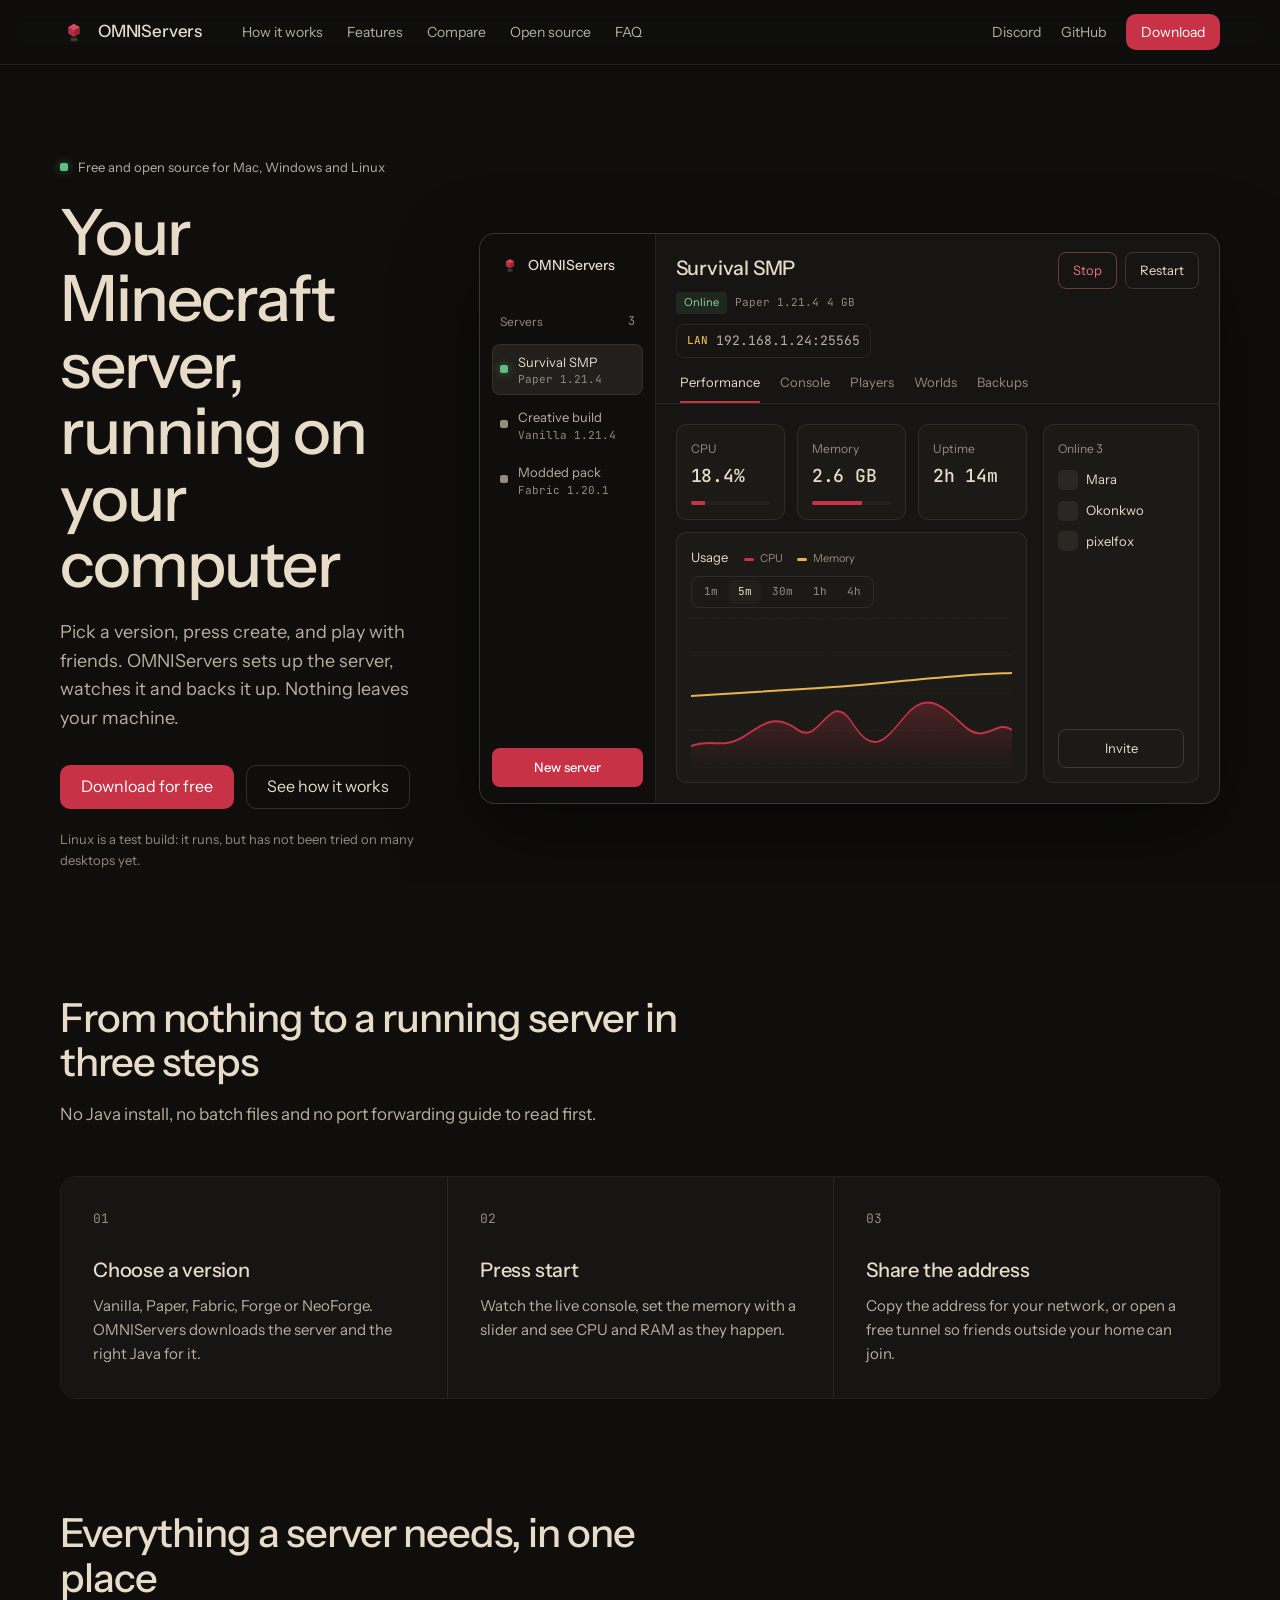
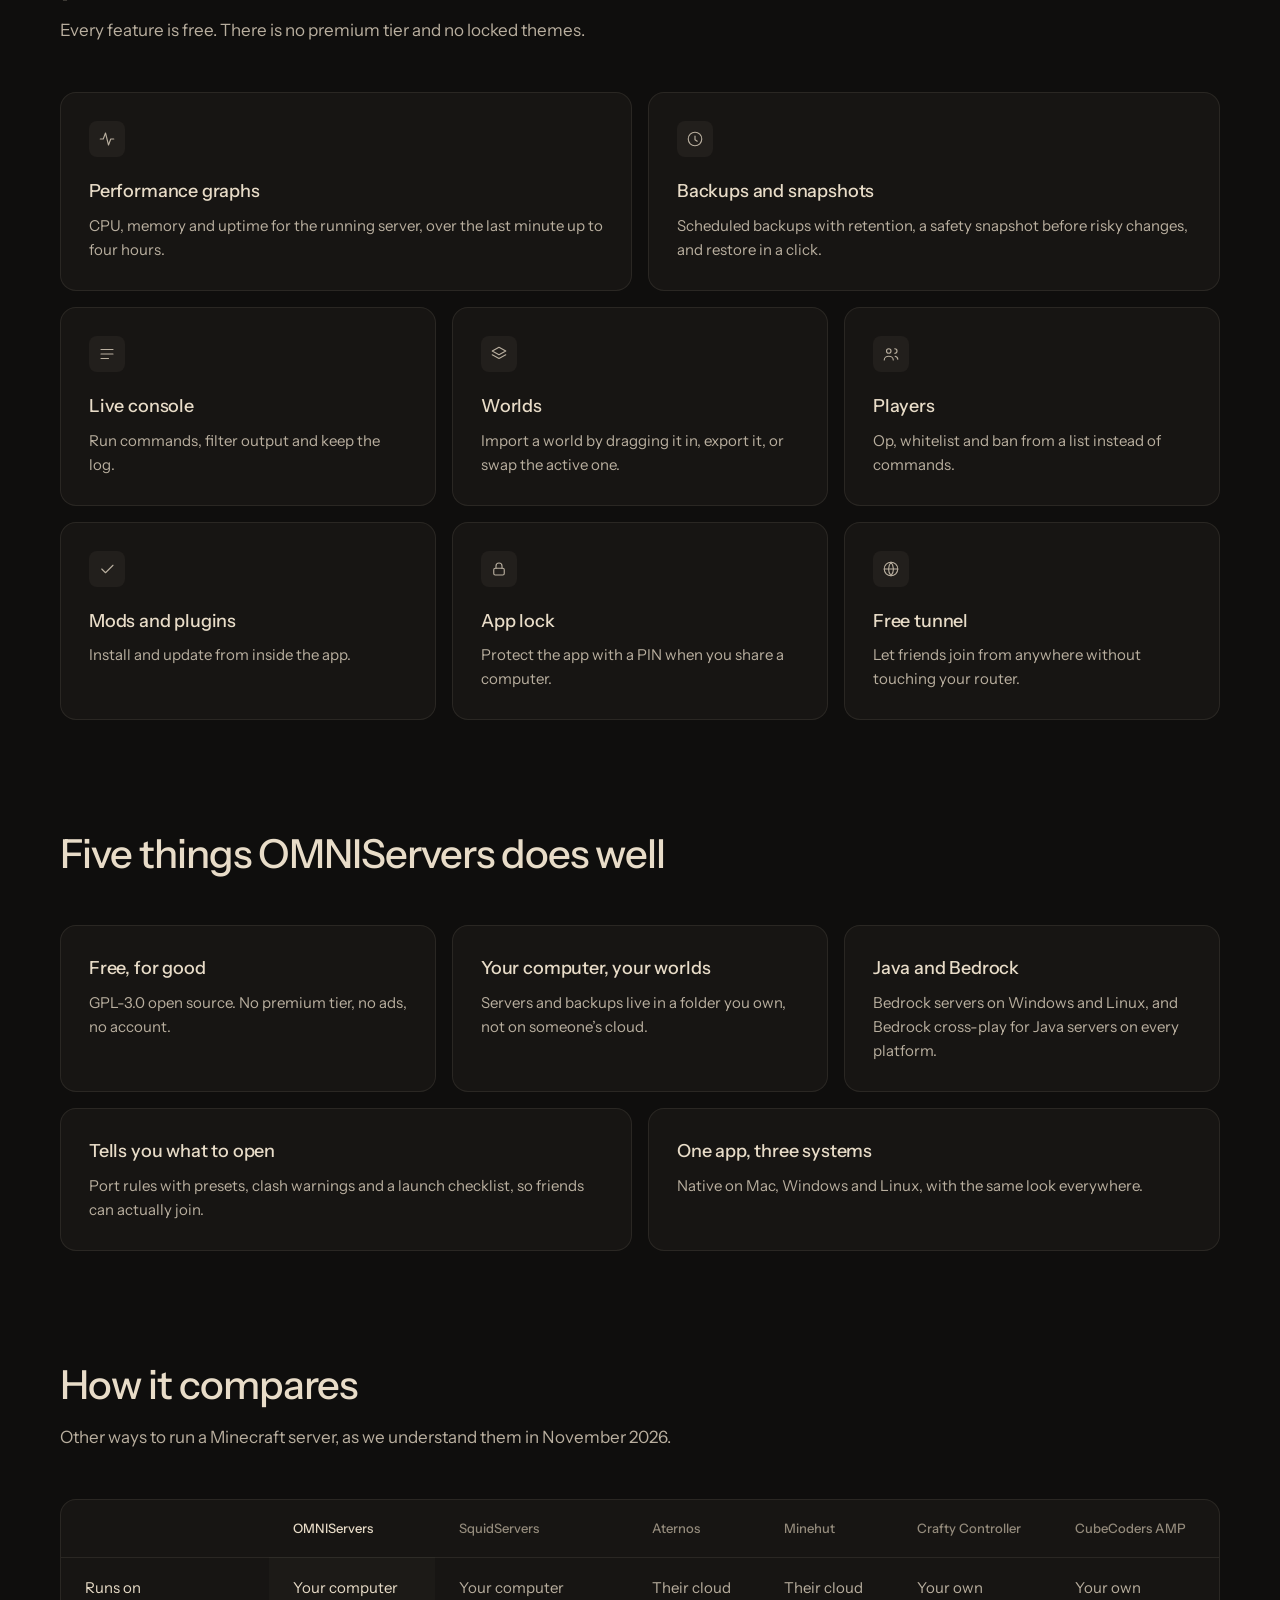
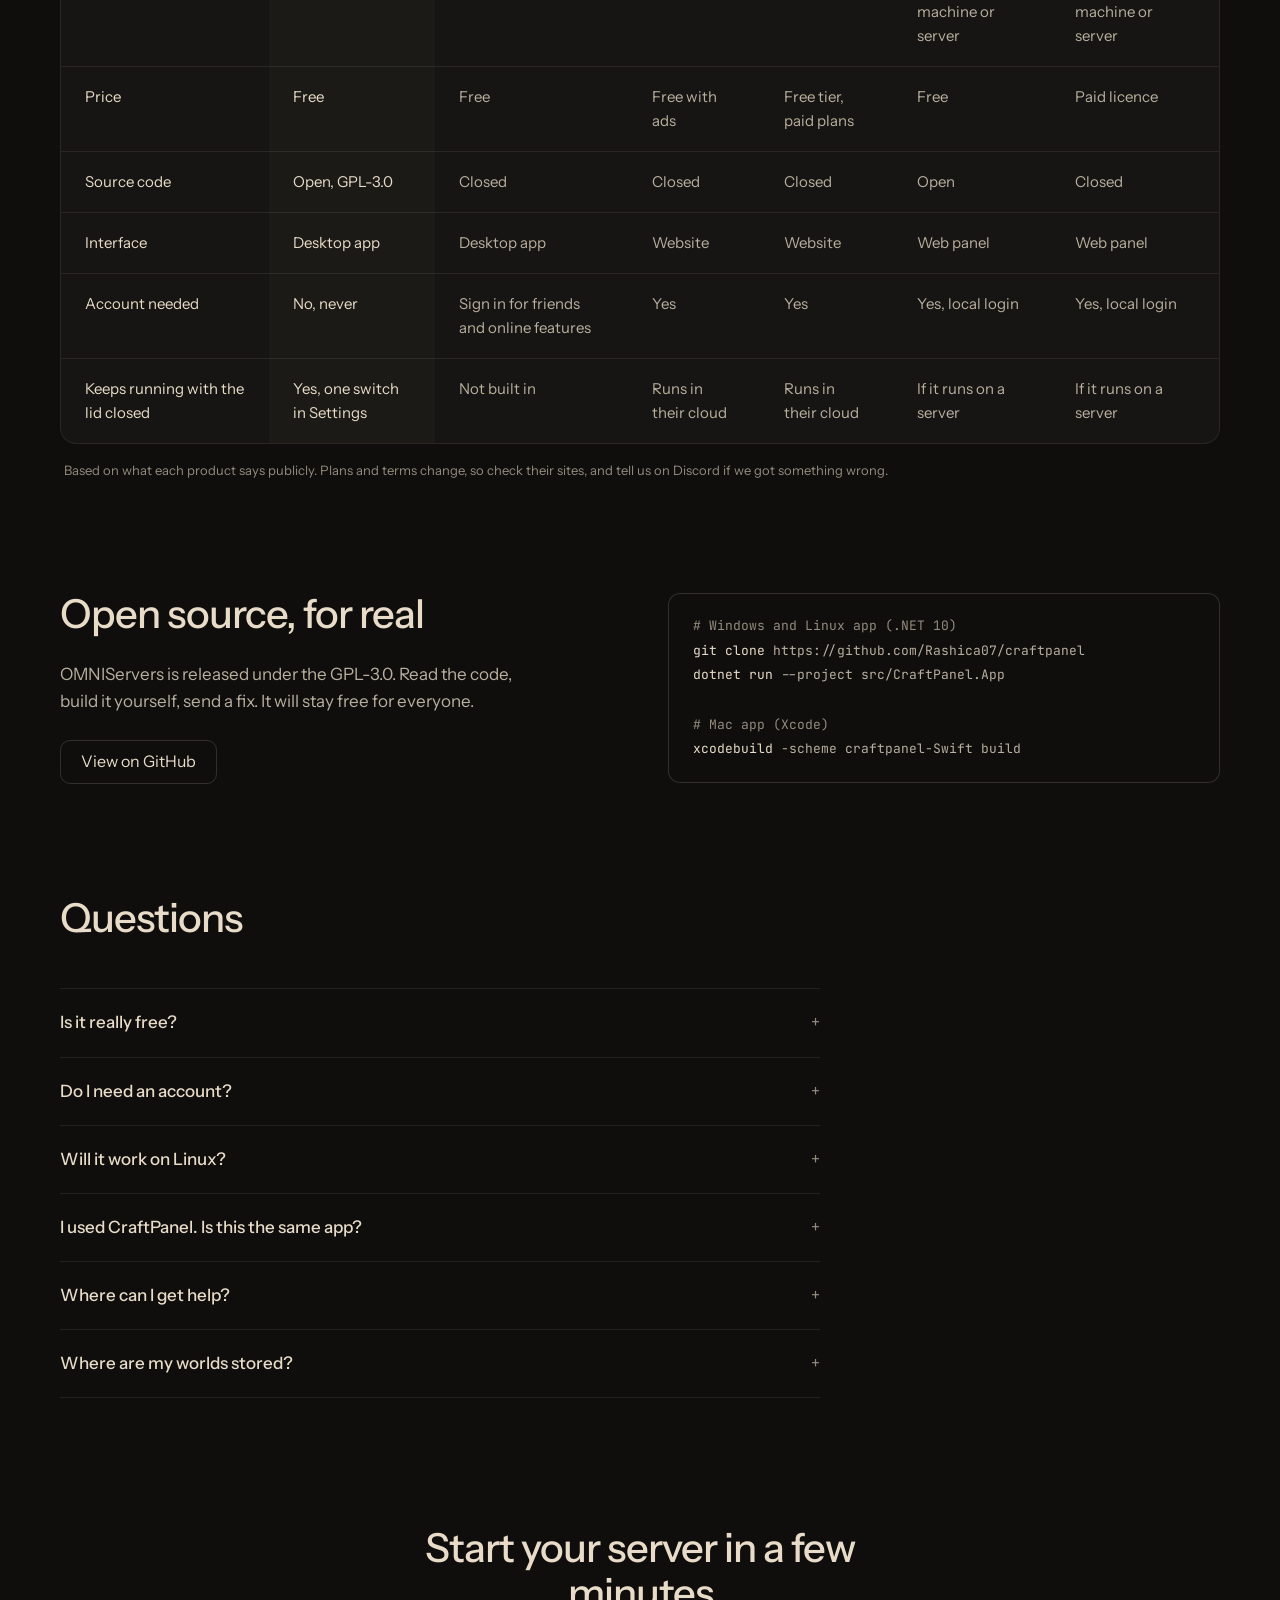
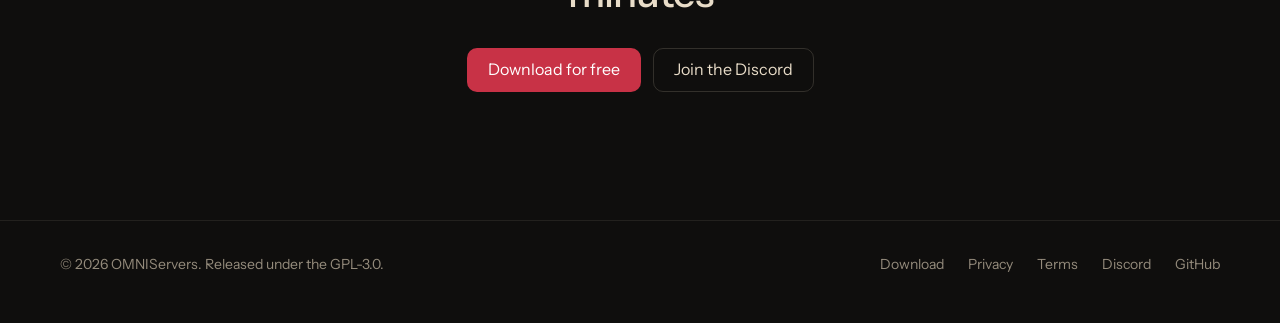
<file: index.html>
<!doctype html>
<html lang="en">
<head>
<meta charset="utf-8" />
<meta name="viewport" content="width=device-width, initial-scale=1" />
<title>OMNIServers: run Minecraft servers on your own computer</title>
<meta name="description" content="OMNIServers is a free, open source app for Mac, Windows and Linux that sets up, runs and backs up Minecraft servers on your own computer. No accounts, no premium tier." />
<link rel="canonical" href="https://omniservers.kiqa-dev.it/" />
<meta name="theme-color" content="#0f0e0d" />
<link rel="icon" type="image/svg+xml" href="favicon.svg" />
<link rel="icon" type="image/png" sizes="32x32" href="assets/icons/favicon-32.png" />
<link rel="apple-touch-icon" href="assets/icons/apple-touch-icon.png" />
<link rel="manifest" href="site.webmanifest" />
<meta property="og:title" content="OMNIServers" />
<meta property="og:description" content="Free, open source Minecraft server manager for Mac, Windows and Linux." />
<meta property="og:image" content="https://omniservers.kiqa-dev.it/assets/icons/icon-512.png" />
<link rel="preconnect" href="https://fonts.googleapis.com" />
<link rel="preconnect" href="https://fonts.gstatic.com" crossorigin />
<link href="https://fonts.googleapis.com/css2?family=Instrument+Sans:wght@400;500&family=JetBrains+Mono:wght@400;500&display=swap" rel="stylesheet" />
<link rel="stylesheet" href="assets/styles.css" />
</head>
<body>

<header class="site-header">
  <div class="wrap nav">
    <a class="brand" href="index.html"><img src="assets/icons/mark.svg" alt="" />OMNIServers</a>
    <nav class="nav-links" aria-label="Main">
      <a href="#how">How it works</a>
      <a href="#features">Features</a>
      <a href="#compare-table">Compare</a>
      <a href="#open">Open source</a>
      <a href="#faq">FAQ</a>
    </nav>
    <div class="nav-end">
      <a class="quiet" href="https://discord.gg/SQwCjE38Jt" target="_blank" rel="noreferrer">Discord</a><a class="quiet" href="https://github.com/Rashica07/craftpanel" target="_blank" rel="noreferrer">GitHub</a>
      <a class="btn btn-primary btn-sm" href="downloads.html">Download</a>
    </div>
  </div>
</header>

<main>
<section class="hero" style="padding-top:88px">
  <div class="wrap">
    <div class="hero-grid">
      <div>
        <span class="eyebrow"><i class="status-block"></i>Free and open source for Mac, Windows and Linux</span>
        <h1>Your Minecraft server, running on your computer</h1>
        <p class="lead">Pick a version, press create, and play with friends. OMNIServers sets up the server, watches it and backs it up. Nothing leaves your machine.</p>
        <div class="cta">
          <a class="btn btn-primary" href="downloads.html">Download for free</a>
          <a class="btn btn-ghost" href="#how">See how it works</a>
        </div>
        <p class="fine">Linux is a test build: it runs, but has not been tried on many desktops yet.</p>
      </div>
      <div class="app" aria-label="OMNIServers app preview">
        <div class="app-side">
          <div class="app-brand"><img src="assets/icons/mark.svg" alt="" />OMNIServers</div>
          <div class="app-label"><span>Servers</span><span class="mono">3</span></div>
          <div class="app-row active"><i class="status-block"></i><span>Survival SMP<small class="mono">Paper 1.21.4</small></span></div>
          <div class="app-row"><i class="status-block off"></i><span>Creative build<small class="mono">Vanilla 1.21.4</small></span></div>
          <div class="app-row"><i class="status-block off"></i><span>Modded pack<small class="mono">Fabric 1.20.1</small></span></div>
          <div class="app-new">New server</div>
        </div>
        <div class="app-main">
          <div class="app-head">
            <div>
              <div class="app-title">Survival SMP</div>
              <div class="tags"><span class="tag">Online</span><span class="mono">Paper 1.21.4</span><span class="mono">4 GB</span></div>
              <div class="addr mono"><b>LAN</b>192.168.1.24:25565</div>
            </div>
            <div class="app-actions"><span class="pill stop">Stop</span><span class="pill">Restart</span></div>
          </div>
          <div class="app-tabs"><span class="on">Performance</span><span>Console</span><span>Players</span><span>Worlds</span><span>Backups</span></div>
          <div class="app-body">
            <div class="tiles">
              <div class="tile"><div class="k">CPU</div><div class="v mono">18.4%</div><div class="bar"><i style="width:18%"></i></div></div>
              <div class="tile"><div class="k">Memory</div><div class="v mono">2.6 GB</div><div class="bar"><i style="width:64%"></i></div></div>
              <div class="tile"><div class="k">Uptime</div><div class="v mono">2h 14m</div></div>
              <div class="graph">
                <div class="graph-head"><div>Usage<span class="legend"><span><i style="background:#c83246"></i>CPU</span><span><i style="background:#e8b44f"></i>Memory</span></span></div><div class="ranges mono"><span>1m</span><span class="on">5m</span><span>30m</span><span>1h</span><span>4h</span></div></div>
                <svg viewBox="0 0 600 150" preserveAspectRatio="none" aria-hidden="true">
                  <g stroke="rgba(232,220,200,0.09)" stroke-dasharray="2 4"><line x1="0" y1="0.5" x2="600" y2="0.5"/><line x1="0" y1="37.5" x2="600" y2="37.5"/><line x1="0" y1="75" x2="600" y2="75"/><line x1="0" y1="112.5" x2="600" y2="112.5"/><line x1="0" y1="149.5" x2="600" y2="149.5"/></g>
                  <defs><linearGradient id="g" x1="0" y1="0" x2="0" y2="1"><stop offset="0" stop-color="#c83246" stop-opacity=".28"/><stop offset="1" stop-color="#c83246" stop-opacity="0"/></linearGradient></defs>
                  <path d="M0 128 C40 120 60 132 100 118 S160 96 200 112 S260 70 300 104 S360 124 400 98 S470 88 510 108 S570 100 600 112 L600 150 L0 150Z" fill="url(#g)"/>
                  <path d="M0 128 C40 120 60 132 100 118 S160 96 200 112 S260 70 300 104 S360 124 400 98 S470 88 510 108 S570 100 600 112" fill="none" stroke="#c83246" stroke-width="2" stroke-linecap="round"/>
                  <path d="M0 78 C80 76 160 72 240 70 S400 62 500 58 S570 56 600 55" fill="none" stroke="#e8b44f" stroke-width="2" stroke-linecap="round"/>
                </svg>
              </div>
            </div>
            <div class="players">
              <div class="k">Online <span class="mono">3</span></div>
              <div class="player"><i></i>Mara</div>
              <div class="player"><i></i>Okonkwo</div>
              <div class="player"><i></i>pixelfox</div>
              <div class="invite">Invite</div>
            </div>
          </div>
        </div>
      </div>
    </div>
  </div>
</section>

<section id="how">
  <div class="wrap">
    <div class="section-head">
      <h2>From nothing to a running server in three steps</h2>
      <p>No Java install, no batch files and no port forwarding guide to read first.</p>
    </div>
    <div class="steps">
      <div class="step"><div class="n mono">01</div><h3>Choose a version</h3><p>Vanilla, Paper, Fabric, Forge or NeoForge. OMNIServers downloads the server and the right Java for it.</p></div>
      <div class="step"><div class="n mono">02</div><h3>Press start</h3><p>Watch the live console, set the memory with a slider and see CPU and RAM as they happen.</p></div>
      <div class="step"><div class="n mono">03</div><h3>Share the address</h3><p>Copy the address for your network, or open a free tunnel so friends outside your home can join.</p></div>
    </div>
  </div>
</section>

<section id="features">
  <div class="wrap">
    <div class="section-head">
      <h2>Everything a server needs, in one place</h2>
      <p>Every feature is free. There is no premium tier and no locked themes.</p>
    </div>
    <div class="features">
      <div class="feature wide"><div class="icon"><svg viewBox="0 0 24 24"><path d="M3 12h4l3-8 4 16 3-8h4"/></svg></div><h3>Performance graphs</h3><p>CPU, memory and uptime for the running server, over the last minute up to four hours.</p></div>
      <div class="feature wide"><div class="icon"><svg viewBox="0 0 24 24"><path d="M12 8v5l3 2"/><circle cx="12" cy="12" r="9"/></svg></div><h3>Backups and snapshots</h3><p>Scheduled backups with retention, a safety snapshot before risky changes, and restore in a click.</p></div>
      <div class="feature"><div class="icon"><svg viewBox="0 0 24 24"><path d="M4 6h16M4 12h16M4 18h10"/></svg></div><h3>Live console</h3><p>Run commands, filter output and keep the log.</p></div>
      <div class="feature"><div class="icon"><svg viewBox="0 0 24 24"><path d="M12 3l9 5-9 5-9-5 9-5zM3 13l9 5 9-5"/></svg></div><h3>Worlds</h3><p>Import a world by dragging it in, export it, or swap the active one.</p></div>
      <div class="feature"><div class="icon"><svg viewBox="0 0 24 24"><circle cx="9" cy="8" r="3"/><path d="M3 20c0-3 3-5 6-5s6 2 6 5M17 11a3 3 0 100-6M21 19c0-2-1.5-3.5-3.5-4"/></svg></div><h3>Players</h3><p>Op, whitelist and ban from a list instead of commands.</p></div>
      <div class="feature"><div class="icon"><svg viewBox="0 0 24 24"><path d="M5 12l5 5L20 7"/></svg></div><h3>Mods and plugins</h3><p>Install and update from inside the app.</p></div>
      <div class="feature"><div class="icon"><svg viewBox="0 0 24 24"><rect x="5" y="11" width="14" height="9" rx="2"/><path d="M8 11V8a4 4 0 118 0v3"/></svg></div><h3>App lock</h3><p>Protect the app with a PIN when you share a computer.</p></div>
      <div class="feature"><div class="icon"><svg viewBox="0 0 24 24"><circle cx="12" cy="12" r="9"/><path d="M12 3a14 14 0 010 18M12 3a14 14 0 000 18M3 12h18"/></svg></div><h3>Free tunnel</h3><p>Let friends join from anywhere without touching your router.</p></div>
    </div>
  </div>
</section>

<section id="compare">
  <div class="wrap">
    <div class="section-head">
      <h2>Five things OMNIServers does well</h2>
    </div>
    <div class="features">
      <div class="feature"><h3>Free, for good</h3><p>GPL-3.0 open source. No premium tier, no ads, no account.</p></div>
      <div class="feature"><h3>Your computer, your worlds</h3><p>Servers and backups live in a folder you own, not on someone&rsquo;s cloud.</p></div>
      <div class="feature"><h3>Java and Bedrock</h3><p>Bedrock servers on Windows and Linux, and Bedrock cross-play for Java servers on every platform.</p></div>
      <div class="feature wide"><h3>Tells you what to open</h3><p>Port rules with presets, clash warnings and a launch checklist, so friends can actually join.</p></div>
      <div class="feature wide"><h3>One app, three systems</h3><p>Native on Mac, Windows and Linux, with the same look everywhere.</p></div>
    </div>
  </div>
</section>

<section id="compare-table">
  <div class="wrap">
    <div class="section-head">
      <h2>How it compares</h2>
      <p>Other ways to run a Minecraft server, as we understand them in November 2026.</p>
    </div>
    <div class="compare">
      <table>
        <thead><tr><th></th><th class="us">OMNIServers</th><th>SquidServers</th><th>Aternos</th><th>Minehut</th><th>Crafty Controller</th><th>CubeCoders AMP</th></tr></thead>
        <tbody>
          <tr><td>Runs on</td><td class="us">Your computer</td><td>Your computer</td><td>Their cloud</td><td>Their cloud</td><td>Your own machine or server</td><td>Your own machine or server</td></tr>
          <tr><td>Price</td><td class="us">Free</td><td>Free</td><td>Free with ads</td><td>Free tier, paid plans</td><td>Free</td><td>Paid licence</td></tr>
          <tr><td>Source code</td><td class="us">Open, GPL-3.0</td><td>Closed</td><td>Closed</td><td>Closed</td><td>Open</td><td>Closed</td></tr>
          <tr><td>Interface</td><td class="us">Desktop app</td><td>Desktop app</td><td>Website</td><td>Website</td><td>Web panel</td><td>Web panel</td></tr>
          <tr><td>Account needed</td><td class="us">No, never</td><td>Sign in for friends and online features</td><td>Yes</td><td>Yes</td><td>Yes, local login</td><td>Yes, local login</td></tr>
          <tr><td>Keeps running with the lid closed</td><td class="us">Yes, one switch in Settings</td><td>Not built in</td><td>Runs in their cloud</td><td>Runs in their cloud</td><td>If it runs on a server</td><td>If it runs on a server</td></tr>
        </tbody>
      </table>
    </div>
    <p class="footnote">Based on what each product says publicly. Plans and terms change, so check their sites, and tell us on Discord if we got something wrong.</p>
  </div>
</section>

<section id="open">
  <div class="wrap oss">
    <div>
      <div class="section-head" style="margin-bottom:24px">
        <h2>Open source, for real</h2>
      </div>
      <p>OMNIServers is released under the GPL-3.0. Read the code, build it yourself, send a fix. It will stay free for everyone.</p>
      <a class="btn btn-ghost" href="https://github.com/Rashica07/craftpanel" target="_blank" rel="noreferrer">View on GitHub</a>
    </div>
    <div class="terminal mono" aria-label="Build from source">
      <span class="c"># Windows and Linux app (.NET 10)</span><br />
      <b>git clone</b> https://github.com/Rashica07/craftpanel<br />
      <b>dotnet run</b> --project src/CraftPanel.App<br /><br />
      <span class="c"># Mac app (Xcode)</span><br />
      <b>xcodebuild</b> -scheme craftpanel-Swift build
    </div>
  </div>
</section>

<section id="faq">
  <div class="wrap">
    <div class="section-head"><h2>Questions</h2></div>
    <div class="faq">
      <details><summary>Is it really free?</summary><p>Yes. Every feature and every theme is included. There is no premium tier, no trial and no key to enter.</p></details>
      <details><summary>Do I need an account?</summary><p>No. OMNIServers runs on your computer and does not ask you to sign up for anything.</p></details>
      <details><summary>Will it work on Linux?</summary><p>Yes, there is a Linux test build for x64 and ARM64 on the downloads page. It is newer than the Mac and Windows apps and has had less testing, and the tunnel and in-app updates are not in it yet.</p></details>
      <details><summary>I used CraftPanel. Is this the same app?</summary><p>Yes. CraftPanel is now called OMNIServers. Your servers, worlds and settings stay where they were and the app updates in place.</p></details>
      <details><summary>Where can I get help?</summary><p>Join the <a href="https://discord.gg/SQwCjE38Jt" style="color:var(--crimson-text)">Discord</a>. The invite never expires and you get the member role as soon as you join.</p></details>
      <details><summary>Where are my worlds stored?</summary><p>In a folder on your own computer. You can open it from the app at any time.</p></details>
    </div>
  </div>
</section>

<section class="final">
  <div class="wrap">
    <h2>Start your server in a few minutes</h2>
    <div class="cta"><a class="btn btn-primary" href="downloads.html">Download for free</a><a class="btn btn-ghost" href="https://discord.gg/SQwCjE38Jt" target="_blank" rel="noreferrer">Join the Discord</a></div>
  </div>
</section>
</main>

<footer>
  <div class="wrap foot">
    <span>&copy; 2026 OMNIServers. Released under the GPL-3.0.</span>
    <div class="links"><a href="downloads.html">Download</a><a href="privacy.html">Privacy</a><a href="tos.html">Terms</a><a href="https://discord.gg/SQwCjE38Jt" target="_blank" rel="noreferrer">Discord</a><a href="https://github.com/Rashica07/craftpanel" target="_blank" rel="noreferrer">GitHub</a></div>
  </div>
</footer>
</body>
</html>
</file>
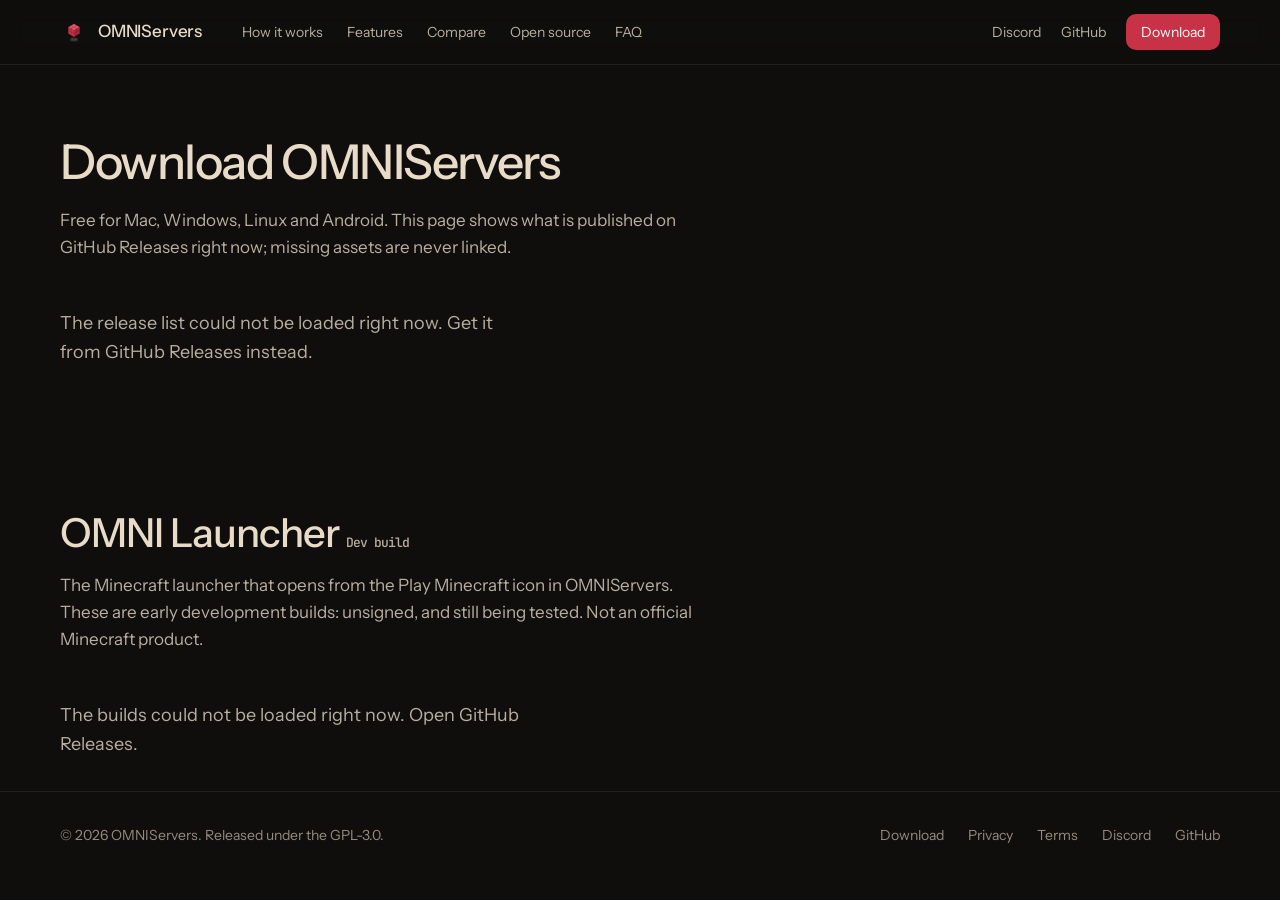
<file: downloads.html>
<!doctype html>
<html lang="en">
<head>
<meta charset="utf-8" />
<meta name="viewport" content="width=device-width, initial-scale=1" />
<title>Download OMNIServers</title>
<meta name="description" content="Download OMNIServers for Mac, Windows, Linux and Android. Free and open source, no account needed." />
<link rel="canonical" href="https://omniservers.kiqa-dev.it/downloads.html" />
<meta name="theme-color" content="#0f0e0d" />
<link rel="icon" type="image/svg+xml" href="favicon.svg" />
<link rel="icon" type="image/png" sizes="32x32" href="assets/icons/favicon-32.png" />
<link rel="apple-touch-icon" href="assets/icons/apple-touch-icon.png" />
<link rel="manifest" href="site.webmanifest" />
<link rel="preconnect" href="https://fonts.googleapis.com" />
<link rel="preconnect" href="https://fonts.gstatic.com" crossorigin />
<link href="https://fonts.googleapis.com/css2?family=Instrument+Sans:wght@400;500&family=JetBrains+Mono:wght@400;500&display=swap" rel="stylesheet" />
<link rel="stylesheet" href="assets/styles.css" />
</head>
<body>

<header class="site-header">
  <div class="wrap nav">
    <a class="brand" href="index.html"><img src="assets/icons/mark.svg" alt="" />OMNIServers</a>
    <nav class="nav-links" aria-label="Main">
      <a href="index.html#how">How it works</a>
      <a href="index.html#features">Features</a>
      <a href="index.html#compare">Compare</a>
      <a href="index.html#open">Open source</a>
      <a href="index.html#faq">FAQ</a>
    </nav>
    <div class="nav-end">
      <a class="quiet" href="https://discord.gg/SQwCjE38Jt" target="_blank" rel="noreferrer">Discord</a><a class="quiet" href="https://github.com/Rashica07/craftpanel" target="_blank" rel="noreferrer">GitHub</a>
      <a class="btn btn-primary btn-sm" href="downloads.html" aria-current="page">Download</a>
    </div>
  </div>
</header>

<main>
  <section style="padding-top:72px">
    <div class="wrap">
      <div class="section-head">
        <h1 style="font-size:clamp(32px,4vw,48px);margin-top:0">Download OMNIServers</h1>
        <p>Free for Mac, Windows, Linux and Android. This page shows what is published on GitHub Releases right now; missing assets are never linked.</p>
        <div id="version-pill-slot" style="margin-top:16px"></div>
      </div>
      <div id="dl-content">
        <div class="dl-grid" id="placeholder">
          <div class="dl"><h3>macOS</h3><p>Loading…</p></div>
          <div class="dl"><h3>Windows</h3><p>Loading…</p></div>
          <div class="dl"><h3>Linux</h3><p>Loading…</p></div>
          <div class="dl"><h3>Android</h3><p>Not published yet.</p></div>
        </div>
      </div>
    </div>
  </section>
  <section>
    <div class="wrap">
      <div class="section-head">
        <h2 style="margin-top:0">OMNI Launcher <span class="eyebrow mono">Dev build</span></h2>
        <p>The Minecraft launcher that opens from the Play Minecraft icon in OMNIServers. These are early development builds: unsigned, and still being tested. Not an official Minecraft product.</p>
      </div>
      <div id="launcher-content"><div class="dl-grid"><div class="dl"><h3>OMNI Launcher</h3><p>Loading…</p></div></div></div>
    </div>
  </section>
</main>

<footer>
  <div class="wrap foot">
    <span>&copy; 2026 OMNIServers. Released under the GPL-3.0.</span>
    <div class="links"><a href="downloads.html">Download</a><a href="privacy.html">Privacy</a><a href="tos.html">Terms</a><a href="https://discord.gg/SQwCjE38Jt" target="_blank" rel="noreferrer">Discord</a><a href="https://github.com/Rashica07/craftpanel" target="_blank" rel="noreferrer">GitHub</a></div>
  </div>
</footer>

<script>
(function () {
  var REPOS = ["Rashica07/craftpanel", "Rashica07/craftpanel-Android"];
  var CACHE_KEY = "omni_native_releases_v3";
  var CACHE_TTL_MS = 10 * 60 * 1000;
  var RELEASES_URL = "https://github.com/Rashica07/craftpanel/releases";

  function bytes(n) {
    if (!n) return "";
    var mb = n / (1024 * 1024);
    return mb >= 1000 ? (mb / 1024).toFixed(2) + " GB" : mb.toFixed(1) + " MB";
  }
  function findAsset(assets, test) {
    for (var i = 0; i < assets.length; i++) if (test(assets[i].name)) return assets[i];
    return null;
  }
  function el(tag, cls, html) {
    var e = document.createElement(tag);
    if (cls) e.className = cls;
    if (html !== undefined) e.innerHTML = html;
    return e;
  }
  function link(text, href, cls) {
    var a = el("a", cls || "", text);
    a.href = href; a.rel = "noreferrer";
    return a;
  }
  function newest(releases, prefix, allowPre) {
    for (var i = 0; i < releases.length; i++) {
      var r = releases[i];
      if (!r.draft && (allowPre || !r.prerelease) && r.tag_name.indexOf(prefix) === 0) return r;
    }
    return null;
  }
  function versionOf(r) { return r ? r.tag_name.replace(/^[a-z]+-v/, "") : ""; }
  function latestAsset(releases, test) {
    for (var i = 0; i < releases.length; i++) {
      var r = releases[i];
      if (r.draft || r.prerelease) continue;
      var asset = findAsset(r.assets || [], test);
      if (asset) return { release: r, asset: asset };
    }
    return { release: null, asset: null };
  }

  function card(title, release, asset, o) {
    var c = el("div", "dl");
    c.appendChild(el("h3", "", title));
    if (!asset) { c.appendChild(el("p", "", "Not published yet.")); return c; }
    c.appendChild(el("div", "ver mono", "Version " + versionOf(release) + " · " + bytes(asset.size)));
    c.appendChild(el("p", "", o.note));
    var row = el("div", "row");
    row.appendChild(link("Download", asset.browser_download_url, "btn " + (o.primary ? "btn-primary" : "btn-ghost")));
    if (o.alt) row.appendChild(link(o.altLabel, o.alt.browser_download_url, "btn btn-ghost"));
    c.appendChild(row);
    return c;
  }

  function render(releases) {
    // Search all published releases rather than assuming every platform is
    // uploaded to one tag. This supports the existing platform-specific tags
    // and future unified releases while never inventing a missing URL.
    var macArm = latestAsset(releases, function (n) { return /(?:AppleSilicon|aarch64|arm64).*\.dmg$/i.test(n); });
    var macIntel = latestAsset(releases, function (n) { return /(?:Intel|x86_64|x64).*\.dmg$/i.test(n); });
    var winX64 = latestAsset(releases, function (n) { return /win-(?:x64|x86_64)\.zip$/i.test(n); });
    var winArm = latestAsset(releases, function (n) { return /win-arm64\.zip$/i.test(n); });
    var linX64 = latestAsset(releases, function (n) { return /linux-(?:x64|x86_64)\.(?:tar\.gz|AppImage|deb)$/i.test(n); });
    var linArm = latestAsset(releases, function (n) { return /linux-arm64\.(?:tar\.gz|AppImage|deb)$/i.test(n); });
    var androidApk = latestAsset(releases, function (n) { return /\.apk$/i.test(n); });
    var androidAab = latestAsset(releases, function (n) { return /\.aab$/i.test(n); });
    var ua = navigator.userAgent, isMac = /Mac/.test(ua), isWin = /Win/.test(ua);

    var content = document.getElementById("dl-content");
    content.innerHTML = "";
    var grid = el("div", "dl-grid");
    grid.appendChild(card("macOS", macArm.release, macArm.asset, {
      primary: isMac, alt: macIntel.asset, altLabel: "Intel build",
      note: "Apple Silicon, macOS 15 or later. The first time, right-click the app and choose Open, because this build is not notarized yet."
    }));
    grid.appendChild(card("Windows", winX64.release, winX64.asset, {
      primary: isWin, alt: winArm.asset, altLabel: "ARM64 build",
      note: "Windows 10 or 11. Unzip and run the app, nothing to install. If SmartScreen warns, choose More info, then Run anyway, because the app is not code-signed yet."
    }));
    grid.appendChild(card("Linux", linX64.release, linX64.asset, {
      primary: /Linux/.test(ua) && !/Android/.test(ua), alt: linArm.asset, altLabel: "ARM64 build",
      note: "Test build. Unpack the archive and run ./omniservers. It has had little testing on real desktops, and the tunnel and in-app updates are not in it yet."
    }));
    grid.appendChild(card("Android", androidApk.release, androidApk.asset, {
      primary: /Android/.test(ua), alt: androidAab.asset, altLabel: "AAB bundle",
      note: "APK for direct installation. The AAB is intended for app-store distribution; neither proves local Minecraft/Paper hosting."
    }));
    content.appendChild(grid);
    content.appendChild(el("p", "footnote")).appendChild(link("All releases and checksums on GitHub", RELEASES_URL));

    var slot = document.getElementById("version-pill-slot");
    slot.innerHTML = "";
    var parts = [];
    if (macArm.release) parts.push("Mac " + versionOf(macArm.release));
    if (winX64.release) parts.push("Windows " + versionOf(winX64.release));
    if (linX64.release) parts.push("Linux " + versionOf(linX64.release));
    if (androidApk.release) parts.push("Android " + versionOf(androidApk.release));
    if (parts.length) slot.appendChild(el("span", "eyebrow mono", '<i class="status-block"></i>' + parts.join(" · ")));
  }

  function fallback() {
    var content = document.getElementById("dl-content");
    content.innerHTML = "";
    var p = el("p", "lead", "The release list could not be loaded right now. ");
    p.appendChild(link("Get it from GitHub Releases instead.", RELEASES_URL));
    content.appendChild(p);
  }

  function fromCache() {
    try {
      var raw = sessionStorage.getItem(CACHE_KEY);
      if (!raw) return null;
      var p = JSON.parse(raw);
      return Date.now() - p.at > CACHE_TTL_MS ? null : p.releases;
    } catch (e) { return null; }
  }
  function toCache(r) { try { sessionStorage.setItem(CACHE_KEY, JSON.stringify({ at: Date.now(), releases: r })); } catch (e) {} }

  var cached = fromCache();
  if (cached) render(cached);
  Promise.all(REPOS.map(function (repo) {
    return fetch("https://api.github.com/repos/" + repo + "/releases?per_page=30", { headers: { Accept: "application/vnd.github+json" } })
      .then(function (r) { if (!r.ok) throw new Error(repo + " returned " + r.status); return r.json(); });
  }))
    .then(function (groups) {
      var releases = [];
      groups.forEach(function (group) { releases = releases.concat(group); });
      releases.sort(function (a, b) { return new Date(b.published_at || b.created_at) - new Date(a.published_at || a.created_at); });
      toCache(releases);
      render(releases);
    })
    .catch(function (err) { if (!cached) fallback(); console.warn("OMNIServers downloads: release fetch failed", err); });
})();

(function () {
  var REPO = "Rashica07/omni-launcher";
  var box = document.getElementById("launcher-content");
  function el(tag, cls, html) { var e = document.createElement(tag); if (cls) e.className = cls; if (html !== undefined) e.innerHTML = html; return e; }
  function mb(n) { return (n / 1048576).toFixed(1) + " MB"; }
  var PLATFORMS = [
    ["macOS", /macos-arm64\.zip$/i, "Apple Silicon, macOS 12 or later. Right-click the app and choose Open the first time: it is not notarized."],
    ["Windows", /windows-x64\.zip$/i, "Windows 10 or 11, 64-bit. Unzip and run. SmartScreen may warn because the build is not code-signed."],
    ["Linux", /linux-x64\.tar\.gz$/i, "64-bit. Unpack the archive and run ./omni-launcher."]
  ];
  function fail() { box.innerHTML = ""; var p = el("p", "lead", "The builds could not be loaded right now. "); var a = el("a", "", "Open GitHub Releases."); a.href = "https://github.com/" + REPO + "/releases"; a.rel = "noreferrer"; p.appendChild(a); box.appendChild(p); }
  fetch("https://api.github.com/repos/" + REPO + "/releases?per_page=10", { headers: { Accept: "application/vnd.github+json" } })
    .then(function (r) { if (!r.ok) throw new Error(r.status); return r.json(); })
    .then(function (releases) {
      var live = releases.filter(function (r) { return !r.draft; });
      var grid = el("div", "dl-grid");
      PLATFORMS.forEach(function (p) {
        var c = el("div", "dl"); c.appendChild(el("h3", "", p[0]));
        var hit = null;
        live.some(function (r) { return (r.assets || []).some(function (a) { if (p[1].test(a.name)) { hit = { r: r, a: a }; return true; } }); });
        if (!hit) { c.appendChild(el("p", "", "Not published yet.")); grid.appendChild(c); return; }
        c.appendChild(el("div", "ver mono", hit.r.tag_name.replace(/^omni-launcher-v/, "") + " (dev) · " + mb(hit.a.size)));
        c.appendChild(el("p", "", p[2]));
        var row = el("div", "row"); var a = el("a", "btn btn-ghost", "Download"); a.href = hit.a.browser_download_url; a.rel = "noreferrer"; row.appendChild(a); c.appendChild(row);
        grid.appendChild(c);
      });
      box.innerHTML = ""; box.appendChild(grid);
    })
    .catch(fail);
})();
</script>
</body>
</html>
</file>
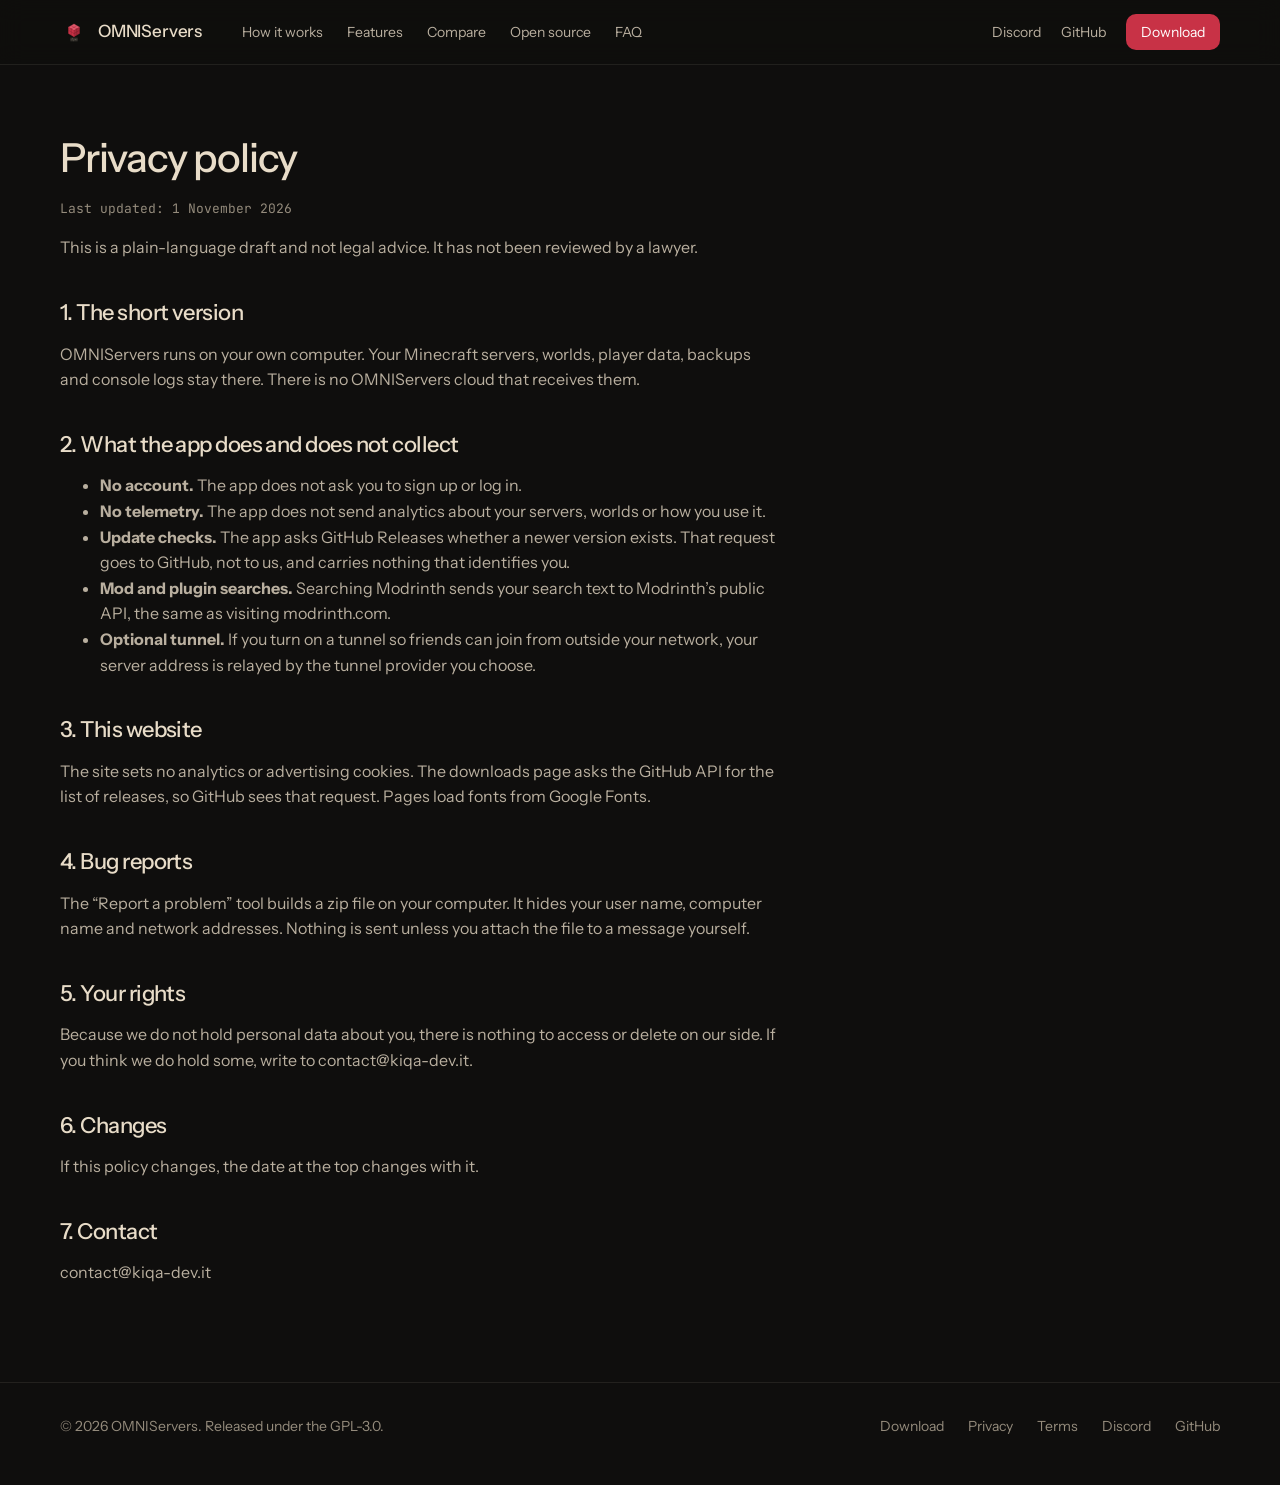
<file: privacy.html>
<!doctype html>
<html lang="en">
<head>
<meta charset="utf-8" />
<meta name="viewport" content="width=device-width, initial-scale=1" />
<title>Privacy policy | OMNIServers</title>
<meta name="description" content="How OMNIServers handles your data: it stays on your computer." />
<link rel="canonical" href="https://omniservers.kiqa-dev.it/privacy.html" />
<meta name="theme-color" content="#0f0e0d" />
<link rel="icon" type="image/svg+xml" href="favicon.svg" />
<link rel="icon" type="image/png" sizes="32x32" href="assets/icons/favicon-32.png" />
<link rel="apple-touch-icon" href="assets/icons/apple-touch-icon.png" />
<link rel="manifest" href="site.webmanifest" />
<link rel="preconnect" href="https://fonts.googleapis.com" />
<link rel="preconnect" href="https://fonts.gstatic.com" crossorigin />
<link href="https://fonts.googleapis.com/css2?family=Instrument+Sans:wght@400;500&family=JetBrains+Mono:wght@400;500&display=swap" rel="stylesheet" />
<link rel="stylesheet" href="assets/styles.css" />
</head>
<body>
<header class="site-header">
  <div class="wrap nav">
    <a class="brand" href="index.html"><img src="assets/icons/mark.svg" alt="" />OMNIServers</a>
    <nav class="nav-links" aria-label="Main">
      <a href="index.html#how">How it works</a><a href="index.html#features">Features</a><a href="index.html#compare">Compare</a><a href="index.html#open">Open source</a><a href="index.html#faq">FAQ</a>
    </nav>
    <div class="nav-end">
      <a class="quiet" href="https://discord.gg/SQwCjE38Jt" target="_blank" rel="noreferrer">Discord</a><a class="quiet" href="https://github.com/Rashica07/craftpanel" target="_blank" rel="noreferrer">GitHub</a>
      <a class="btn btn-primary btn-sm" href="downloads.html">Download</a>
    </div>
  </div>
</header>
<main>
  <div class="wrap">
    <div class="prose">
      <h1>Privacy policy</h1>
      <p class="mono" style="font-size:13px;color:var(--ink-3)">Last updated: 1 November 2026</p>
      <p>This is a plain-language draft and not legal advice. It has not been reviewed by a lawyer.</p>
      <h2>1. The short version</h2>
      <p>OMNIServers runs on your own computer. Your Minecraft servers, worlds, player data, backups and console logs stay there. There is no OMNIServers cloud that receives them.</p>
      <h2>2. What the app does and does not collect</h2>
      <ul>
        <li><strong>No account.</strong> The app does not ask you to sign up or log in.</li>
        <li><strong>No telemetry.</strong> The app does not send analytics about your servers, worlds or how you use it.</li>
        <li><strong>Update checks.</strong> The app asks GitHub Releases whether a newer version exists. That request goes to GitHub, not to us, and carries nothing that identifies you.</li>
        <li><strong>Mod and plugin searches.</strong> Searching Modrinth sends your search text to Modrinth&rsquo;s public API, the same as visiting modrinth.com.</li>
        <li><strong>Optional tunnel.</strong> If you turn on a tunnel so friends can join from outside your network, your server address is relayed by the tunnel provider you choose.</li>
      </ul>
      <h2>3. This website</h2>
      <p>The site sets no analytics or advertising cookies. The downloads page asks the GitHub API for the list of releases, so GitHub sees that request. Pages load fonts from Google Fonts.</p>
      <h2>4. Bug reports</h2>
      <p>The &ldquo;Report a problem&rdquo; tool builds a zip file on your computer. It hides your user name, computer name and network addresses. Nothing is sent unless you attach the file to a message yourself.</p>
      <h2>5. Your rights</h2>
      <p>Because we do not hold personal data about you, there is nothing to access or delete on our side. If you think we do hold some, write to <a href="mailto:contact@kiqa-dev.it">contact@kiqa-dev.it</a>.</p>
      <h2>6. Changes</h2>
      <p>If this policy changes, the date at the top changes with it.</p>
      <h2>7. Contact</h2>
      <p><a href="mailto:contact@kiqa-dev.it">contact@kiqa-dev.it</a></p>
    </div>
  </div>
</main>
<footer style="margin-top:96px">
  <div class="wrap foot">
    <span>&copy; 2026 OMNIServers. Released under the GPL-3.0.</span>
    <div class="links"><a href="downloads.html">Download</a><a href="privacy.html">Privacy</a><a href="tos.html">Terms</a><a href="https://discord.gg/SQwCjE38Jt" target="_blank" rel="noreferrer">Discord</a><a href="https://github.com/Rashica07/craftpanel" target="_blank" rel="noreferrer">GitHub</a></div>
  </div>
</footer>
</body>
</html>
</file>
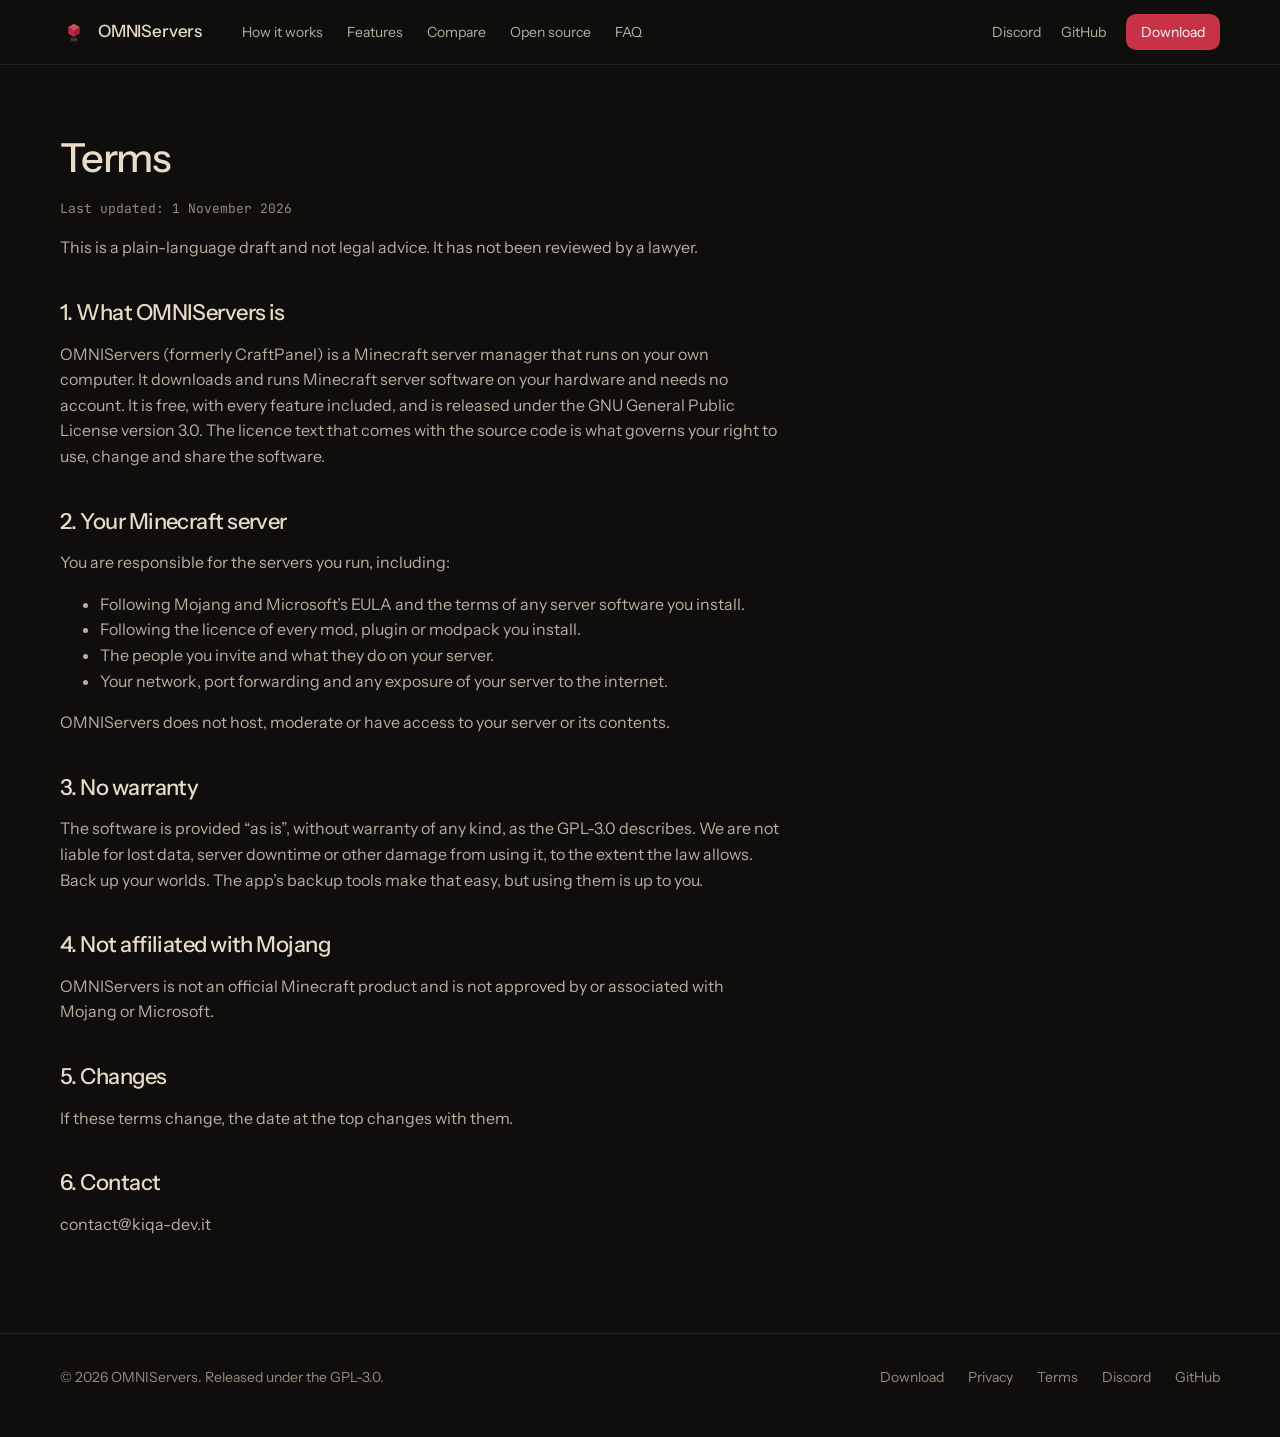
<file: tos.html>
<!doctype html>
<html lang="en">
<head>
<meta charset="utf-8" />
<meta name="viewport" content="width=device-width, initial-scale=1" />
<title>Terms | OMNIServers</title>
<meta name="description" content="Terms of use for OMNIServers." />
<link rel="canonical" href="https://omniservers.kiqa-dev.it/tos.html" />
<meta name="theme-color" content="#0f0e0d" />
<link rel="icon" type="image/svg+xml" href="favicon.svg" />
<link rel="icon" type="image/png" sizes="32x32" href="assets/icons/favicon-32.png" />
<link rel="apple-touch-icon" href="assets/icons/apple-touch-icon.png" />
<link rel="manifest" href="site.webmanifest" />
<link rel="preconnect" href="https://fonts.googleapis.com" />
<link rel="preconnect" href="https://fonts.gstatic.com" crossorigin />
<link href="https://fonts.googleapis.com/css2?family=Instrument+Sans:wght@400;500&family=JetBrains+Mono:wght@400;500&display=swap" rel="stylesheet" />
<link rel="stylesheet" href="assets/styles.css" />
</head>
<body>
<header class="site-header">
  <div class="wrap nav">
    <a class="brand" href="index.html"><img src="assets/icons/mark.svg" alt="" />OMNIServers</a>
    <nav class="nav-links" aria-label="Main">
      <a href="index.html#how">How it works</a><a href="index.html#features">Features</a><a href="index.html#compare">Compare</a><a href="index.html#open">Open source</a><a href="index.html#faq">FAQ</a>
    </nav>
    <div class="nav-end">
      <a class="quiet" href="https://discord.gg/SQwCjE38Jt" target="_blank" rel="noreferrer">Discord</a><a class="quiet" href="https://github.com/Rashica07/craftpanel" target="_blank" rel="noreferrer">GitHub</a>
      <a class="btn btn-primary btn-sm" href="downloads.html">Download</a>
    </div>
  </div>
</header>
<main>
  <div class="wrap">
    <div class="prose">
      <h1>Terms</h1>
      <p class="mono" style="font-size:13px;color:var(--ink-3)">Last updated: 1 November 2026</p>
      <p>This is a plain-language draft and not legal advice. It has not been reviewed by a lawyer.</p>
      <h2>1. What OMNIServers is</h2>
      <p>OMNIServers (formerly CraftPanel) is a Minecraft server manager that runs on your own computer. It downloads and runs Minecraft server software on your hardware and needs no account. It is free, with every feature included, and is released under the GNU General Public License version 3.0. The licence text that comes with the source code is what governs your right to use, change and share the software.</p>
      <h2>2. Your Minecraft server</h2>
      <p>You are responsible for the servers you run, including:</p>
      <ul>
        <li>Following Mojang and Microsoft&rsquo;s EULA and the terms of any server software you install.</li>
        <li>Following the licence of every mod, plugin or modpack you install.</li>
        <li>The people you invite and what they do on your server.</li>
        <li>Your network, port forwarding and any exposure of your server to the internet.</li>
      </ul>
      <p>OMNIServers does not host, moderate or have access to your server or its contents.</p>
      <h2>3. No warranty</h2>
      <p>The software is provided &ldquo;as is&rdquo;, without warranty of any kind, as the GPL-3.0 describes. We are not liable for lost data, server downtime or other damage from using it, to the extent the law allows. Back up your worlds. The app&rsquo;s backup tools make that easy, but using them is up to you.</p>
      <h2>4. Not affiliated with Mojang</h2>
      <p>OMNIServers is not an official Minecraft product and is not approved by or associated with Mojang or Microsoft.</p>
      <h2>5. Changes</h2>
      <p>If these terms change, the date at the top changes with them.</p>
      <h2>6. Contact</h2>
      <p><a href="mailto:contact@kiqa-dev.it">contact@kiqa-dev.it</a></p>
    </div>
  </div>
</main>
<footer style="margin-top:96px">
  <div class="wrap foot">
    <span>&copy; 2026 OMNIServers. Released under the GPL-3.0.</span>
    <div class="links"><a href="downloads.html">Download</a><a href="privacy.html">Privacy</a><a href="tos.html">Terms</a><a href="https://discord.gg/SQwCjE38Jt" target="_blank" rel="noreferrer">Discord</a><a href="https://github.com/Rashica07/craftpanel" target="_blank" rel="noreferrer">GitHub</a></div>
  </div>
</footer>
</body>
</html>
</file>
<file: assets/styles.css>
/* OMNIServers site. Tokens come from the OMNI app: warm near-black, ivory ink, Imperial Crimson for the one action, Solar Gold as a rare highlight. */
:root {
  --bg: #0f0e0d;
  --surface: #171513;
  --surface-2: #1c1a17;
  --surface-3: #221f1c;
  --line: rgba(232, 220, 200, 0.09);
  --line-strong: rgba(232, 220, 200, 0.16);
  --ink: #e8dcc8;
  --ink-2: #b9af9f;
  --ink-3: #948b7c;
  --crimson: #c83246;
  --crimson-hover: #d94459;
  --crimson-text: #f0707f;
  --gold: #e8b44f;
  --ok: #5fbf7f;
  --radius: 12px;
  --ease: cubic-bezier(0.2, 0, 0, 1);
  color-scheme: dark;
}

* { box-sizing: border-box; }
html { scroll-behavior: smooth; }
body {
  margin: 0;
  background: var(--bg);
  color: var(--ink);
  font: 400 16px/1.6 "Instrument Sans", system-ui, -apple-system, "Segoe UI", sans-serif;
  -webkit-font-smoothing: antialiased;
}
a { color: inherit; text-decoration: none; }
img, svg { display: block; max-width: 100%; }
.mono { font-family: "JetBrains Mono", ui-monospace, "SF Mono", Menlo, monospace; font-variant-numeric: tabular-nums; }
.wrap { width: min(1160px, 100% - 48px); margin-inline: auto; }
:focus-visible { outline: 2px solid var(--gold); outline-offset: 3px; border-radius: 6px; }

/* ---------- header ---------- */
.site-header { position: sticky; top: 0; z-index: 20; background: rgba(15, 14, 13, 0.86); backdrop-filter: blur(12px); border-bottom: 1px solid var(--line); }
.nav { display: flex; align-items: center; gap: 32px; height: 64px; }
.brand { display: flex; align-items: center; gap: 10px; font-weight: 500; font-size: 17px; letter-spacing: -0.01em; }
.brand img { width: 28px; height: 28px; }
.nav-links { display: flex; gap: 24px; margin-left: 8px; font-size: 14px; color: var(--ink-2); }
.nav-links a { transition: color 0.15s var(--ease); }
.nav-links a:hover { color: var(--ink); }
.nav-end { margin-left: auto; display: flex; align-items: center; gap: 20px; font-size: 14px; color: var(--ink-2); }
.nav-end a.quiet:hover { color: var(--ink); }

/* ---------- buttons ---------- */
.btn { display: inline-flex; align-items: center; gap: 8px; height: 44px; padding: 0 20px; border-radius: 10px; font: 500 15px/1 inherit; border: 1px solid transparent; cursor: pointer; transition: background-color 0.15s var(--ease), border-color 0.15s var(--ease), transform 0.1s var(--ease); }
.btn:active { transform: scale(0.98); }
.btn-primary { background: var(--crimson); color: #fff; }
.btn-primary:hover { background: var(--crimson-hover); }
.btn-ghost { border-color: var(--line-strong); color: var(--ink); }
.btn-ghost:hover { background: var(--surface-2); }
.btn-sm { height: 36px; padding: 0 14px; font-size: 14px; }
.btn svg { width: 16px; height: 16px; stroke: currentColor; fill: none; stroke-width: 1.5; }

/* ---------- hero ---------- */
.hero { padding: 88px 0 0; position: relative; overflow: hidden; }
.hero-grid { display: grid; grid-template-columns: minmax(0, 4fr) minmax(0, 8fr); gap: 48px; align-items: center; }
.eyebrow { display: inline-flex; align-items: center; gap: 10px; font-size: 13px; color: var(--ink-2); }
.status-block { width: 8px; height: 8px; border-radius: 2px; background: var(--ok); box-shadow: 0 0 8px rgba(95, 191, 127, 0.5); flex: none; }
.status-block.off { background: var(--ink-3); box-shadow: none; }
h1 { margin: 20px 0 20px; font-weight: 500; font-size: clamp(40px, 5.2vw, 64px); line-height: 1.04; letter-spacing: -0.03em; }
.lead { color: var(--ink-2); font-size: 18px; max-width: 460px; margin: 0 0 32px; }
.cta { display: flex; flex-wrap: wrap; gap: 12px; }
.fine { margin-top: 20px; font-size: 13px; color: var(--ink-3); }
.hero-view { margin-top: 72px; }

/* ---------- app preview (built in code, same layout as the real app) ---------- */
.app { background: var(--surface); border: 1px solid var(--line-strong); border-radius: 16px; overflow: hidden; display: grid; grid-template-columns: 176px minmax(0, 1fr); font-size: 13px; box-shadow: 0 32px 80px rgba(0, 0, 0, 0.5); }
.app-side { background: var(--bg); border-right: 1px solid var(--line); padding: 16px 12px; display: flex; flex-direction: column; gap: 4px; }
.app-brand { display: flex; align-items: center; gap: 8px; padding: 4px 8px 16px; font-weight: 500; font-size: 14px; }
.app-brand img { width: 20px; height: 20px; }
.app-label { padding: 16px 8px 8px; font-size: 12px; color: var(--ink-3); display: flex; justify-content: space-between; }
.app-row { display: flex; align-items: center; gap: 10px; padding: 8px; border-radius: 8px; color: var(--ink-2); }
.app-row.active { background: var(--surface-3); color: var(--ink); box-shadow: inset 0 0 0 1px var(--line); }
.app-row small { display: block; color: var(--ink-3); font-size: 11px; line-height: 1.3; }
.app-new { margin-top: auto; background: var(--crimson); color: #fff; border-radius: 8px; padding: 9px 0; text-align: center; font-weight: 500; }
.app-main { min-width: 0; }
.app-head { flex-wrap: wrap; padding: 18px 20px 0; display: flex; align-items: flex-start; justify-content: space-between; gap: 16px; }
.app-title { font-size: 20px; font-weight: 500; letter-spacing: -0.01em; }
.tags { display: flex; gap: 8px; margin-top: 8px; font-size: 11px; color: var(--ink-3); align-items: center; }
.tag { padding: 2px 8px; border-radius: 4px; background: rgba(95, 191, 127, 0.1); color: #8fd6a5; }
.addr { display: flex; align-items: center; gap: 8px; margin-top: 10px; padding: 6px 10px; border: 1px solid var(--line); border-radius: 8px; color: var(--ink-2); width: fit-content; }
.addr b { font-weight: 500; color: var(--gold); font-size: 11px; }
.app-actions { display: flex; gap: 8px; }
.pill { padding: 7px 14px; border-radius: 8px; border: 1px solid var(--line-strong); color: var(--ink); }
.pill.stop { border-color: rgba(240, 112, 127, 0.4); color: var(--crimson-text); }
.app-tabs { display: flex; gap: 20px; padding: 14px 24px 0; border-bottom: 1px solid var(--line); color: var(--ink-3); }
.app-tabs span { padding-bottom: 10px; }
.app-tabs .on { color: var(--ink); box-shadow: inset 0 -2px 0 var(--crimson); }
.app-body { display: grid; grid-template-columns: minmax(0, 1fr) 156px; gap: 16px; padding: 20px 20px 20px; }
.tiles { min-width: 0; display: grid; grid-template-columns: repeat(3, minmax(0, 1fr)); gap: 12px; }
.tile { min-width: 0; background: var(--surface-2); border: 1px solid var(--line); border-radius: 10px; padding: 14px; }
.tile .k { font-size: 12px; color: var(--ink-3); }
.tile .v { font-size: 18px; white-space: nowrap; font-weight: 500; margin-top: 4px; letter-spacing: -0.01em; }
.bar { height: 4px; border-radius: 2px; background: var(--surface-3); margin-top: 10px; overflow: hidden; }
.bar i { display: block; height: 100%; background: var(--crimson); }
.graph { min-width: 0; grid-column: 1 / -1; background: var(--surface-2); border: 1px solid var(--line); border-radius: 10px; padding: 14px; }
.graph-head { gap: 8px; flex-wrap: wrap; display: flex; justify-content: space-between; align-items: center; font-size: 13px; }
.legend { display: inline-flex; gap: 14px; margin-left: 16px; font-size: 11px; color: var(--ink-3); }
.legend i { display: inline-block; width: 10px; height: 3px; border-radius: 2px; margin-right: 6px; vertical-align: middle; }
.ranges { display: flex; gap: 2px; padding: 3px; border: 1px solid var(--line); border-radius: 8px; font-size: 11px; color: var(--ink-3); }
.ranges span { padding: 3px 9px; border-radius: 5px; }
.ranges .on { background: var(--surface-3); color: var(--ink); }
.graph svg { width: 100%; height: 150px; margin-top: 10px; }
.players { background: var(--surface-2); border: 1px solid var(--line); border-radius: 10px; padding: 14px; display: flex; flex-direction: column; gap: 10px; }
.players .k { font-size: 12px; color: var(--ink-3); }
.player { display: flex; align-items: center; gap: 8px; color: var(--ink); }
.player i { width: 20px; height: 20px; border-radius: 5px; background: var(--surface-4, #2b2824); }
.invite { margin-top: auto; border: 1px solid var(--line-strong); border-radius: 8px; padding: 8px; text-align: center; color: var(--ink); }

/* ---------- sections ---------- */
section { padding: 112px 0 0; }
.section-head { max-width: 640px; margin-bottom: 48px; }
h2 { margin: 0 0 16px; font-weight: 500; font-size: clamp(28px, 3.4vw, 40px); line-height: 1.12; letter-spacing: -0.025em; }
.section-head p { margin: 0; color: var(--ink-2); font-size: 17px; }

.steps { display: grid; grid-template-columns: repeat(3, 1fr); gap: 0; border: 1px solid var(--line); border-radius: 16px; overflow: hidden; }
.step { padding: 32px; background: var(--surface); }
.step + .step { border-left: 1px solid var(--line); }
.step .n { font-size: 13px; color: var(--ink-3); }
.step h3 { margin: 24px 0 8px; font-weight: 500; font-size: 20px; letter-spacing: -0.01em; }
.step p { margin: 0; color: var(--ink-2); font-size: 15px; }

.features { display: grid; grid-template-columns: repeat(12, 1fr); gap: 16px; }
.feature { grid-column: span 4; background: var(--surface); border: 1px solid var(--line); border-radius: 16px; padding: 28px; }
.feature.wide { grid-column: span 6; }
.feature h3 { margin: 0 0 8px; font-weight: 500; font-size: 18px; letter-spacing: -0.01em; }
.feature p { margin: 0; color: var(--ink-2); font-size: 15px; }
.feature .icon { width: 36px; height: 36px; border-radius: 8px; background: var(--surface-3); display: grid; place-items: center; margin-bottom: 20px; }
.feature .icon svg { width: 18px; height: 18px; stroke: var(--ink-2); fill: none; stroke-width: 1.5; stroke-linecap: round; stroke-linejoin: round; }

/* comparison */
.compare { border: 1px solid var(--line); border-radius: 16px; overflow-x: auto; background: var(--surface); }
.compare table { width: 100%; min-width: 760px; border-collapse: collapse; font-size: 15px; }
.compare th, .compare td { text-align: left; padding: 18px 24px; border-top: 1px solid var(--line); vertical-align: top; }
.compare thead th { border-top: 0; font-weight: 500; color: var(--ink-3); font-size: 13px; }
.compare thead th.us { color: var(--ink); }
.compare td:first-child { color: var(--ink); width: 18%; }
.compare td { color: var(--ink-2); }
.compare td.us { color: var(--ink); background: var(--surface-2); }
.compare .note { color: var(--ink-3); font-size: 13px; display: block; margin-top: 2px; }
.footnote { margin: 16px 4px 0; font-size: 13px; color: var(--ink-3); }

/* open source */
.oss { display: grid; grid-template-columns: 1fr 1fr; gap: 56px; align-items: center; }
.oss p { color: var(--ink-2); font-size: 17px; margin: 0 0 24px; max-width: 460px; }
.terminal { background: var(--bg); border: 1px solid var(--line-strong); border-radius: 12px; padding: 20px 24px; font-size: 13px; line-height: 1.9; color: var(--ink-2); overflow-x: auto; }
.terminal b { color: var(--ink); font-weight: 400; }
.terminal .c { color: var(--ink-3); }

/* faq */
.faq { max-width: 760px; }
details { border-top: 1px solid var(--line); padding: 20px 0; }
details:last-child { border-bottom: 1px solid var(--line); }
summary { cursor: pointer; font-weight: 500; font-size: 17px; list-style: none; display: flex; justify-content: space-between; gap: 16px; }
summary::-webkit-details-marker { display: none; }
summary::after { content: "+"; color: var(--ink-3); font-weight: 400; }
details[open] summary::after { content: "−"; }
details p { margin: 12px 0 0; color: var(--ink-2); max-width: 640px; }

/* final cta + footer */
.final { text-align: center; padding: 128px 0; }
.final h2 { max-width: 560px; margin-inline: auto; }
.final .cta { justify-content: center; margin-top: 32px; }
footer { border-top: 1px solid var(--line); padding: 32px 0 48px; font-size: 14px; color: var(--ink-3); }
.foot { display: flex; flex-wrap: wrap; gap: 16px 32px; align-items: center; }
.foot .links { display: flex; gap: 24px; margin-left: auto; }
.foot a:hover { color: var(--ink); }

/* downloads page */
.dl-grid { display: grid; grid-template-columns: repeat(3, 1fr); gap: 16px; }
.dl { background: var(--surface); border: 1px solid var(--line); border-radius: 16px; padding: 28px; display: flex; flex-direction: column; gap: 16px; }
.dl h3 { margin: 0; font-weight: 500; font-size: 20px; }
.dl .ver { font-size: 13px; color: var(--ink-3); }
.dl .row { display: flex; flex-wrap: wrap; gap: 8px; margin-top: auto; }
.dl p { margin: 0; color: var(--ink-2); font-size: 15px; }
.badge-soon { display: inline-block; padding: 2px 8px; border-radius: 4px; background: rgba(232, 180, 79, 0.12); color: var(--gold); font-size: 12px; }

/* legal pages */
.prose { max-width: 720px; padding: 72px 0 0; }
.prose h1 { font-size: 40px; margin-top: 0; }
.prose h2 { font-size: 22px; margin: 40px 0 12px; }
.prose p, .prose li { color: var(--ink-2); }

/* ---------- small screens ---------- */
@media (max-width: 960px) {
  .hero-grid, .oss { grid-template-columns: 1fr; }
  .hero { padding-top: 56px; }
  .app { grid-template-columns: 1fr; }
  .app-side { display: none; }
  .app-body { grid-template-columns: 1fr; }
  .players { display: none; }
  .steps, .dl-grid { grid-template-columns: 1fr; }
  .step + .step { border-left: 0; border-top: 1px solid var(--line); }
  .feature, .feature.wide { grid-column: span 12; }
  .nav-links { display: none; }
  .compare th, .compare td { padding: 14px 16px; }
  section { padding-top: 80px; }
}
@media (max-width: 560px) {
  .tiles { grid-template-columns: 1fr; }
  .app-tabs { overflow-x: auto; }
  .foot .links { margin-left: 0; }
}
@media (prefers-reduced-motion: reduce) { * { transition: none !important; scroll-behavior: auto !important; } }
</file>
